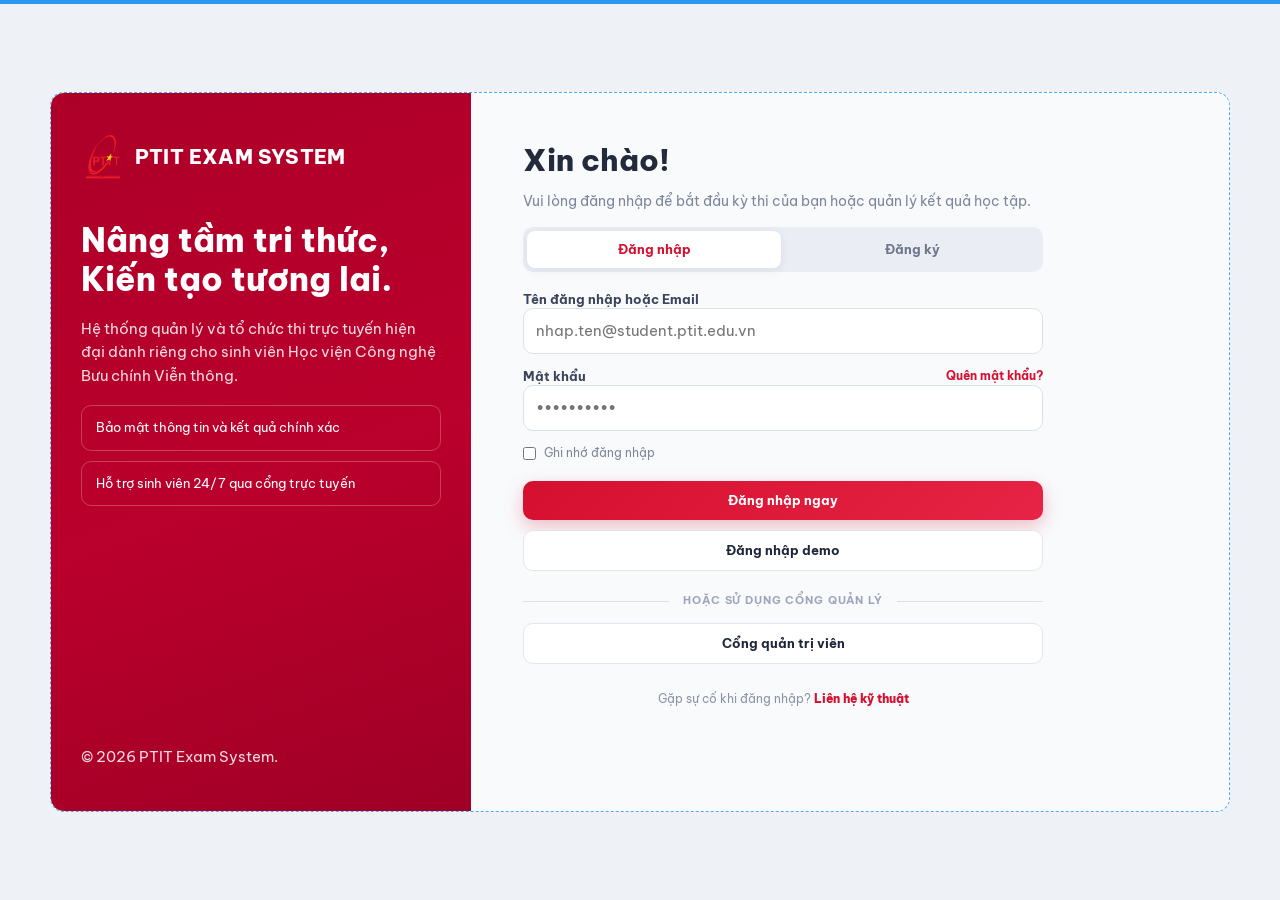
<file: index.html>
<!DOCTYPE html>
<!-- Trang index.html -->

<html lang="vi">
<head>
  <meta charset="UTF-8" />
  <meta name="viewport" content="width=device-width, initial-scale=1.0" />
  <title>PTIT Exam - Đăng nhập</title>
  <link rel="preconnect" href="https://fonts.googleapis.com" />
  <link rel="preconnect" href="https://fonts.gstatic.com" crossorigin />
  <link href="https://fonts.googleapis.com/css2?family=Be+Vietnam+Pro:wght@300;400;500;600;700;800&family=Oswald:wght@500;700&display=swap" rel="stylesheet" />
  <link rel="stylesheet" href="assets/css/base.css" />
  <link rel="stylesheet" href="assets/css/components.css" />
  <link rel="stylesheet" href="assets/css/auth.css" />
</head>
<body class="auth-page student-auth-page">
  <div class="auth-shell">
    <div class="auth-wrap student-auth-wrap">
      <aside class="auth-brand">
        <div class="auth-brand-head">
          <img src="assets/images/ptit.png" alt="PTIT" class="brand-logo" />
          <strong>PTIT EXAM SYSTEM</strong>
        </div>
        <h1>Nâng tầm tri thức,<br />Kiến tạo tương lai.</h1>
        <p>Hệ thống quản lý và tổ chức thi trực tuyến hiện đại dành riêng cho sinh viên Học viện Công nghệ Bưu chính Viễn thông.</p>
        <ul class="auth-brand-list">
          <li>Bảo mật thông tin và kết quả chính xác</li>
          <li>Hỗ trợ sinh viên 24/7 qua cổng trực tuyến</li>
        </ul>
        <p class="auth-brand-copy">© 2026 PTIT Exam System.</p>
      </aside>

      <main class="auth-form">
        <section class="auth-card">
          <h2>Xin chào!</h2>
          <p class="subtitle">Vui lòng đăng nhập để bắt đầu kỳ thi của bạn hoặc quản lý kết quả học tập.</p>

          <nav class="auth-switch" aria-label="Auth switch">
            <a class="active" href="index.html">Đăng nhập</a>
            <a href="register.html">Đăng ký</a>
          </nav>

          <form id="login-form" class="form-grid" novalidate>
            <div class="field" id="field-login-user">
              <label class="form-label" for="login-user">Tên đăng nhập hoặc Email</label>
              <input class="form-control" id="login-user" type="text" placeholder="nhap.ten@student.ptit.edu.vn" />
              <div class="form-error">Vui lòng nhập tên đăng nhập.</div>
            </div>
            <div class="field" id="field-login-pass">
              <div class="field-head">
                <label class="form-label" for="login-pass">Mật khẩu</label>
                <a class="field-link" href="#">Quên mật khẩu?</a>
              </div>
              <input class="form-control" id="login-pass" type="password" placeholder="••••••••••" />
              <div class="form-error">Vui lòng nhập mật khẩu.</div>
            </div>
            <label class="remember-row">
              <input type="checkbox" />
              <span>Ghi nhớ đăng nhập</span>
            </label>
            <div class="auth-rows">
              <button class="btn btn-primary btn-full" type="submit">Đăng nhập ngay</button>
              <button class="btn btn-outline btn-full" id="btn-demo-student" type="button">Đăng nhập demo</button>
            </div>
          </form>

          <div class="auth-divider">HOẶC SỬ DỤNG CỔNG QUẢN LÝ</div>
          <a class="btn btn-outline btn-full admin-portal-btn" href="admin/login.html">Cổng quản trị viên</a>

          <p class="auth-help">
            Gặp sự cố khi đăng nhập? <a href="#">Liên hệ kỹ thuật</a>
          </p>
        </section>
      </main>
    </div>
  </div>

  <script type="module" src="assets/js/pages/login-page.js"></script>
</body>
</html>
</file>
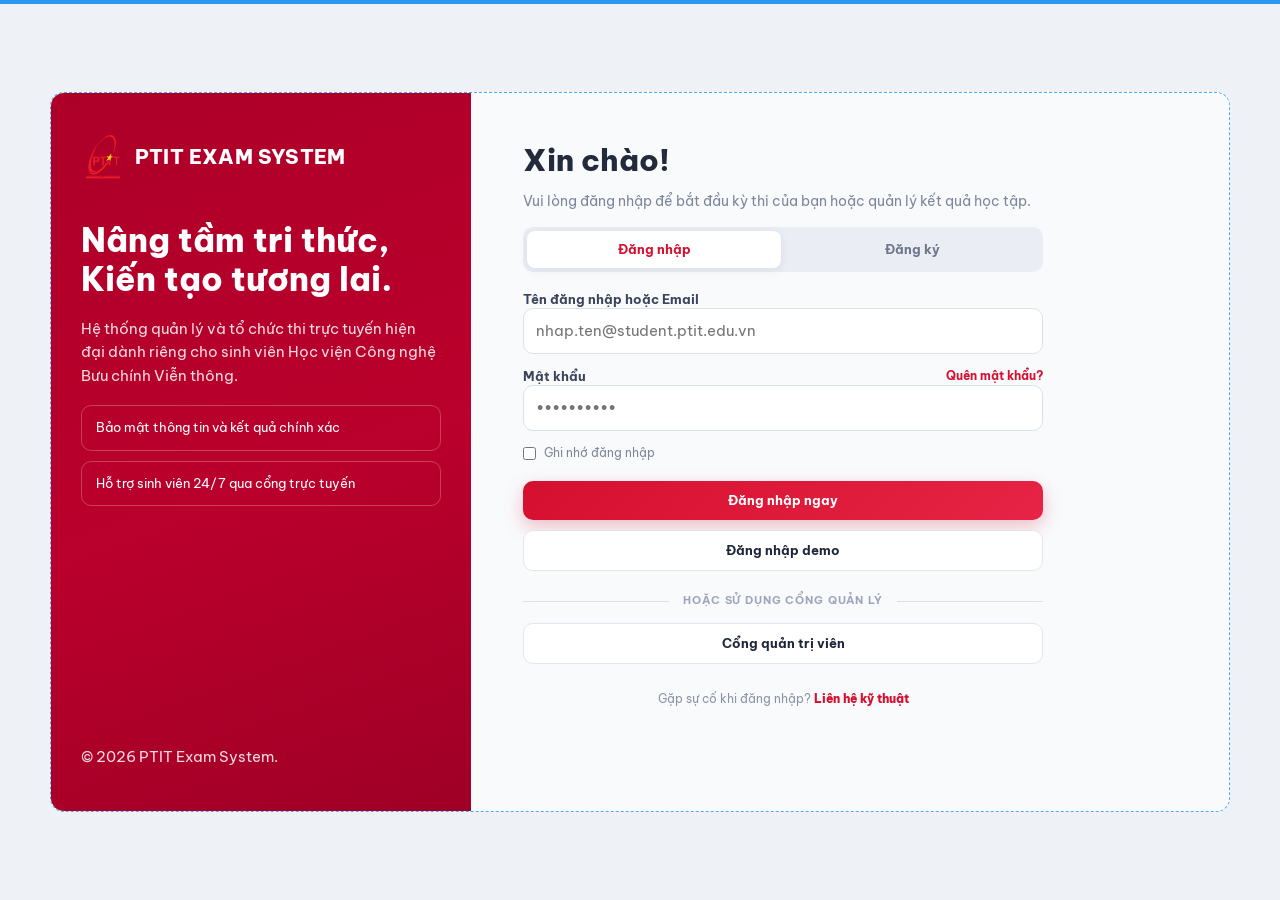
<file: exam.html>
<!DOCTYPE html>
<!-- Trang exam.html -->

<html lang="vi">
<head>
  <meta charset="UTF-8" />
  <meta name="viewport" content="width=device-width, initial-scale=1.0" />
  <title>PTIT Exam - Làm bài thi</title>
  <link rel="preconnect" href="https://fonts.googleapis.com" />
  <link rel="preconnect" href="https://fonts.gstatic.com" crossorigin />
  <link href="https://fonts.googleapis.com/css2?family=Be+Vietnam+Pro:wght@300;400;500;600;700;800&family=Oswald:wght@500;700&display=swap" rel="stylesheet" />
  <link rel="stylesheet" href="assets/css/base.css" />
  <link rel="stylesheet" href="assets/css/components.css" />
  <link rel="stylesheet" href="assets/css/exam.css" />
</head>
<body>
  <header class="topbar">
    <div class="logo-row">
      <img src="assets/images/ptit.png" alt="PTIT" />
      <strong id="exam-page-title">Bài thi</strong>
    </div>
    <div style="display: flex; gap: 8px; align-items: center;">
      <div id="timer-chip" class="timer-chip">00:00</div>
      <a class="btn btn-outline btn-sm" href="home.html" style="background: transparent; color: #fff; border-color: rgba(255,255,255,.4);">Thoát</a>
    </div>
  </header>

  <main class="main-area container">
    <div class="exam-layout">
      <section class="exam-panel">
        <div class="exam-header">
          <div class="exam-title" id="exam-title">Tên bài thi</div>
          <p class="exam-subtitle" id="exam-subject">Môn học</p>
        </div>

        <div id="question-area"></div>

        <div style="display: flex; gap: 10px; margin-top: 20px; flex-wrap: wrap;">
          <button class="btn btn-outline" id="btn-prev" type="button">Câu trước</button>
          <button class="btn btn-navy" id="btn-next" type="button">Câu sau</button>
          <button class="btn btn-primary" id="btn-submit" type="button" style="margin-left: auto;">Nộp bài</button>
        </div>
      </section>

      <aside class="exam-sidebar">
        <section class="card">
          <div class="card-body">
            <h3 style="font-size: .9rem; color: var(--ptit-navy); margin-bottom: 8px;">Tiến độ làm bài</h3>
            <div class="progress"><div id="progress-bar" class="progress-bar"></div></div>
            <p id="progress-text" style="font-size: .78rem; color: var(--text-muted); margin-top: 6px;">0 / 0 câu</p>
          </div>
        </section>
        <section class="card">
          <div class="card-body">
            <h3 style="font-size: .9rem; color: var(--ptit-navy); margin-bottom: 10px;">Danh sách câu hỏi</h3>
            <div id="q-nav-grid" class="q-nav-grid"></div>
          </div>
        </section>
      </aside>
    </div>
  </main>

  <script type="module" src="assets/js/pages/exam-page.js"></script>
</body>
</html>
</file>
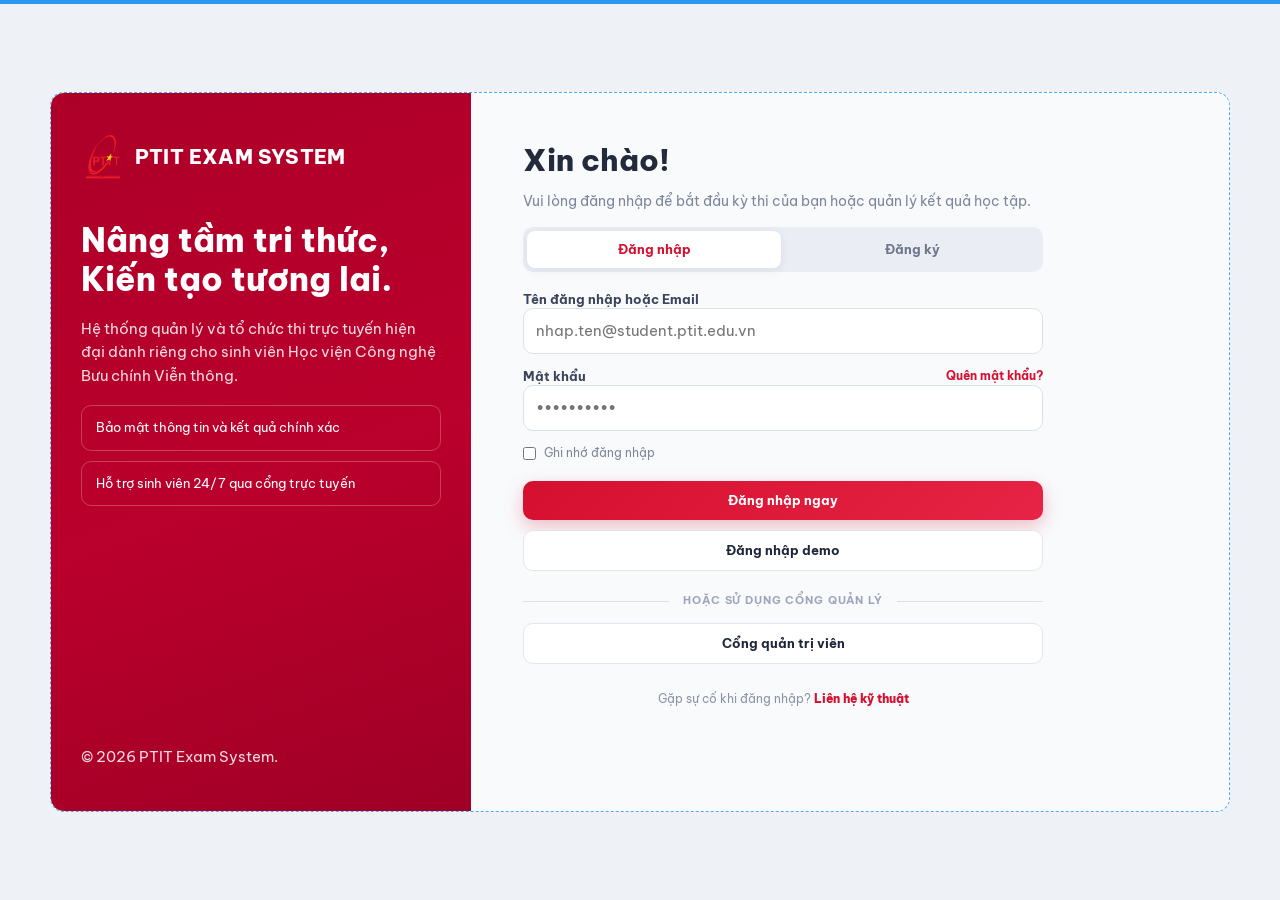
<file: home.html>
<!DOCTYPE html>
<!-- Trang home.html -->

<html lang="vi">
<head>
  <meta charset="UTF-8" />
  <meta name="viewport" content="width=device-width, initial-scale=1.0" />
  <title>PTIT Exam - Trang chủ</title>
  <link rel="preconnect" href="https://fonts.googleapis.com" />
  <link rel="preconnect" href="https://fonts.gstatic.com" crossorigin />
  <link href="https://fonts.googleapis.com/css2?family=Be+Vietnam+Pro:wght@300;400;500;600;700;800&family=Oswald:wght@500;700&display=swap" rel="stylesheet" />
  <link rel="stylesheet" href="assets/css/base.css" />
  <link rel="stylesheet" href="assets/css/components.css" />
  <link rel="stylesheet" href="assets/css/home.css" />
</head>
<body>
  <header class="topbar topbar-portal">
    <div class="logo-row">
      <img src="assets/images/ptit.png" alt="PTIT" />
      <strong>PTIT Exam System</strong>
    </div>
    <div class="topbar-right">
      <button class="icon-btn" type="button" aria-label="Thông báo">!</button>
      <div class="user-chip user-chip-portal">
        <div class="user-meta">
          <strong id="user-name">Sinh viên</strong>
          <span id="user-msv">BxxDCCNxxx</span>
        </div>
        <span class="user-avatar" id="user-avatar">SV</span>
      </div>
      <button class="btn btn-outline btn-sm" id="btn-logout" type="button">Đăng xuất</button>
    </div>
  </header>

  <main class="main-area container home-main">
    <section class="hero-banner" id="featured-exam"></section>

    <section class="summary-grid" id="my-summary"></section>

    <section class="exam-toolbar">
      <div class="type-tabs" id="type-tabs">
        <button type="button" class="tab-btn active" data-type="">Tất cả</button>
        <button type="button" class="tab-btn" data-type="Luyện tập">Luyện tập</button>
        <button type="button" class="tab-btn" data-type="Giữa kỳ">Giữa kỳ</button>
        <button type="button" class="tab-btn" data-type="Cuối kỳ">Cuối kỳ</button>
      </div>
      <div class="toolbar-right">
        <div class="search-wrap">
          <input class="form-control" id="exam-search" type="text" placeholder="Tìm kiếm kỳ thi, môn học..." />
        </div>
        <select class="form-control" id="exam-filter">
          <option value="">Tất cả loại</option>
          <option value="Luyện tập">Luyện tập</option>
          <option value="Giữa kỳ">Giữa kỳ</option>
          <option value="Cuối kỳ">Cuối kỳ</option>
        </select>
        <select class="form-control" id="status-filter">
          <option value="">Tất cả trạng thái</option>
          <option value="free">Tự do</option>
          <option value="scheduled">Có lịch</option>
          <option value="active">Đang mở</option>
          <option value="closed">Đã đóng</option>
        </select>
      </div>
    </section>

    <section class="section-head">
      <h1 class="page-title">Danh sách kỳ thi</h1>
    </section>

    <section id="exams-grid" class="exams-grid"></section>

    <nav class="pagination-row" aria-label="Phân trang">
      <button type="button" class="page-btn">&lt;</button>
      <button type="button" class="page-btn active">1</button>
      <button type="button" class="page-btn">2</button>
      <button type="button" class="page-btn">3</button>
      <button type="button" class="page-btn">...</button>
      <button type="button" class="page-btn">10</button>
      <button type="button" class="page-btn">&gt;</button>
    </nav>

    <section class="home-bottom-grid">
      <article class="helper-card">
        <h3>Mẹo làm bài thi hiệu quả</h3>
        <ul>
          <li>Kiểm tra đề và ước lượng thời gian ngay khi bắt đầu.</li>
          <li>Phân bổ thời gian hợp lý, không nên dành quá 2 phút cho một câu.</li>
          <li>Đọc kỹ yêu cầu đề bài và kiểm tra câu trả lời trước khi nộp.</li>
        </ul>
        <a href="#">Xem hướng dẫn chi tiết</a>
      </article>
      <div class="mini-cards">
        <article class="mini-card">
          <h4>Lịch thi</h4>
          <p>Xem lịch cá nhân để theo dõi trong học kỳ của bạn.</p>
        </article>
        <article class="mini-card">
          <h4>Tài liệu</h4>
          <p>Ôn tập với kho tài liệu chính thống từ giảng viên.</p>
        </article>
      </div>
    </section>
  </main>

  <footer class="site-footer">
    <div class="container footer-grid">
      <section>
        <h3>PTIT Exam System</h3>
        <p>Học viện Công nghệ Bưu chính Viễn thông. Hệ thống quản lý thi trắc nghiệm trực tuyến chuyên nghiệp cho sinh viên.</p>
      </section>
      <section>
        <h4>QUICK LINKS</h4>
        <a href="home.html">Trang chủ</a>
        <a href="results.html">Danh sách kỳ thi</a>
        <a href="results.html">Kết quả học tập</a>
      </section>
      <section>
        <h4>HỖ TRỢ</h4>
        <a href="#">Trung tâm hỗ trợ</a>
        <a href="#">Liên hệ kỹ thuật</a>
        <a href="#">Chính sách bảo mật</a>
      </section>
    </div>
    <div class="footer-copy">© 2026 PTIT Exam System. All rights reserved.</div>
  </footer>

  <script type="module" src="assets/js/pages/home-page.js"></script>
</body>
</html>
</file>
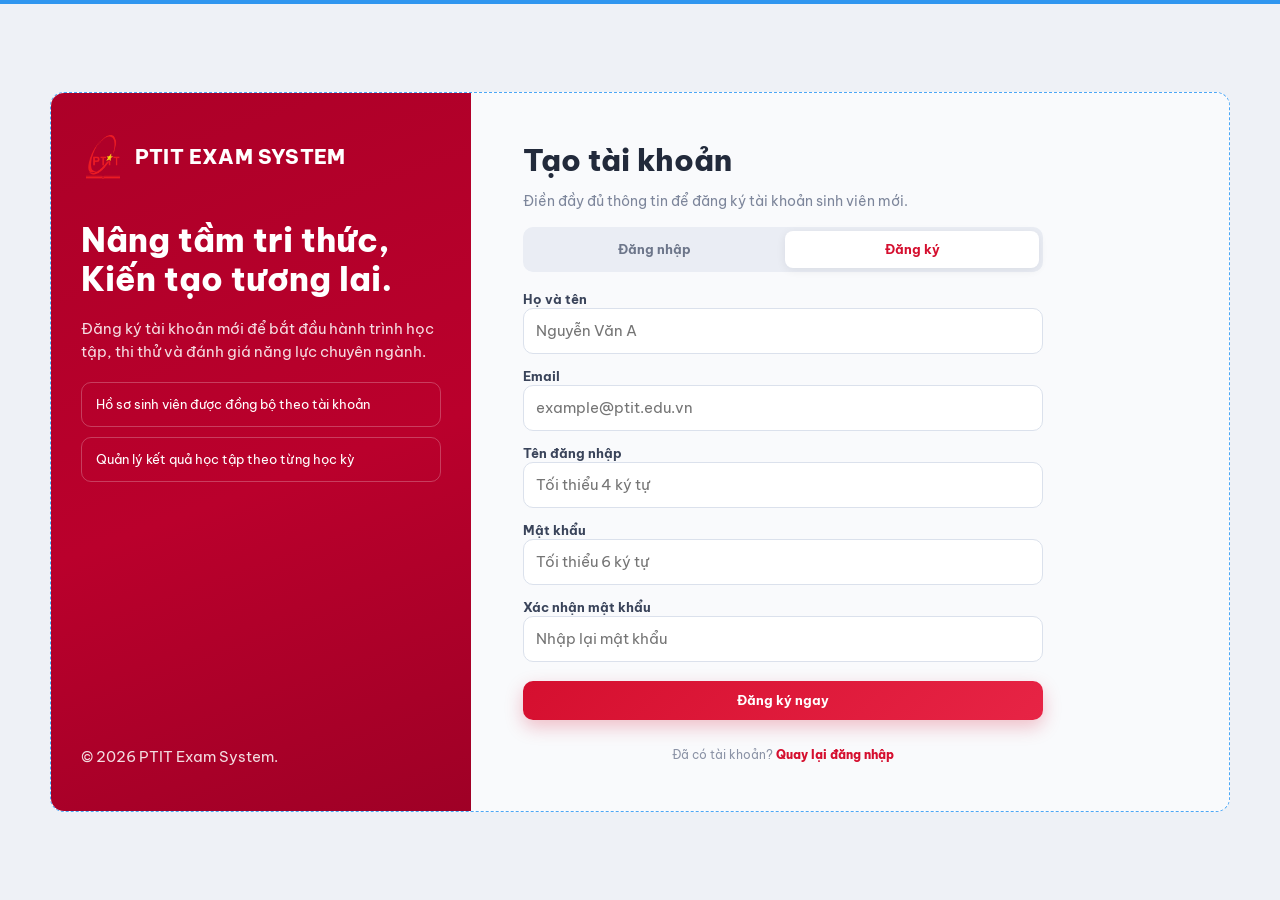
<file: register.html>
<!DOCTYPE html>
<!-- Trang register.html -->

<html lang="vi">
<head>
  <meta charset="UTF-8" />
  <meta name="viewport" content="width=device-width, initial-scale=1.0" />
  <title>PTIT Exam - Đăng ký</title>
  <link rel="preconnect" href="https://fonts.googleapis.com" />
  <link rel="preconnect" href="https://fonts.gstatic.com" crossorigin />
  <link href="https://fonts.googleapis.com/css2?family=Be+Vietnam+Pro:wght@300;400;500;600;700;800&family=Oswald:wght@500;700&display=swap" rel="stylesheet" />
  <link rel="stylesheet" href="assets/css/base.css" />
  <link rel="stylesheet" href="assets/css/components.css" />
  <link rel="stylesheet" href="assets/css/auth.css" />
</head>
<body class="auth-page student-auth-page">
  <div class="auth-shell">
    <div class="auth-wrap student-auth-wrap">
      <aside class="auth-brand">
        <div class="auth-brand-head">
          <img src="assets/images/ptit.png" alt="PTIT" class="brand-logo" />
          <strong>PTIT EXAM SYSTEM</strong>
        </div>
        <h1>Nâng tầm tri thức,<br />Kiến tạo tương lai.</h1>
        <p>Đăng ký tài khoản mới để bắt đầu hành trình học tập, thi thử và đánh giá năng lực chuyên ngành.</p>
        <ul class="auth-brand-list">
          <li>Hồ sơ sinh viên được đồng bộ theo tài khoản</li>
          <li>Quản lý kết quả học tập theo từng học kỳ</li>
        </ul>
        <p class="auth-brand-copy">© 2026 PTIT Exam System.</p>
      </aside>

      <main class="auth-form">
        <section class="auth-card">
          <h2>Tạo tài khoản</h2>
          <p class="subtitle">Điền đầy đủ thông tin để đăng ký tài khoản sinh viên mới.</p>

          <nav class="auth-switch" aria-label="Auth switch">
            <a href="index.html">Đăng nhập</a>
            <a class="active" href="register.html">Đăng ký</a>
          </nav>

          <form id="register-form" class="form-grid" novalidate>
            <div class="field" id="field-reg-name">
              <label class="form-label" for="reg-name">Họ và tên</label>
              <input class="form-control" id="reg-name" type="text" placeholder="Nguyễn Văn A" />
              <div class="form-error">Tên phải có ít nhất 2 ký tự.</div>
            </div>
            <div class="field" id="field-reg-email">
              <label class="form-label" for="reg-email">Email</label>
              <input class="form-control" id="reg-email" type="email" placeholder="example@ptit.edu.vn" />
              <div class="form-error">Email không hợp lệ.</div>
            </div>
            <div class="field" id="field-reg-user">
              <label class="form-label" for="reg-user">Tên đăng nhập</label>
              <input class="form-control" id="reg-user" type="text" placeholder="Tối thiểu 4 ký tự" />
              <div class="form-error">Tên đăng nhập tối thiểu 4 ký tự.</div>
            </div>
            <div class="field" id="field-reg-pass">
              <label class="form-label" for="reg-pass">Mật khẩu</label>
              <input class="form-control" id="reg-pass" type="password" placeholder="Tối thiểu 6 ký tự" />
              <div class="form-error">Mật khẩu tối thiểu 6 ký tự.</div>
            </div>
            <div class="field" id="field-reg-cpass">
              <label class="form-label" for="reg-cpass">Xác nhận mật khẩu</label>
              <input class="form-control" id="reg-cpass" type="password" placeholder="Nhập lại mật khẩu" />
              <div class="form-error">Mật khẩu xác nhận chưa khớp.</div>
            </div>
            <div class="auth-rows">
              <button class="btn btn-primary btn-full" type="submit">Đăng ký ngay</button>
            </div>
          </form>

          <p class="auth-help">Đã có tài khoản? <a href="index.html">Quay lại đăng nhập</a></p>
        </section>
      </main>
    </div>
  </div>

  <script type="module" src="assets/js/pages/register-page.js"></script>
</body>
</html>
</file>
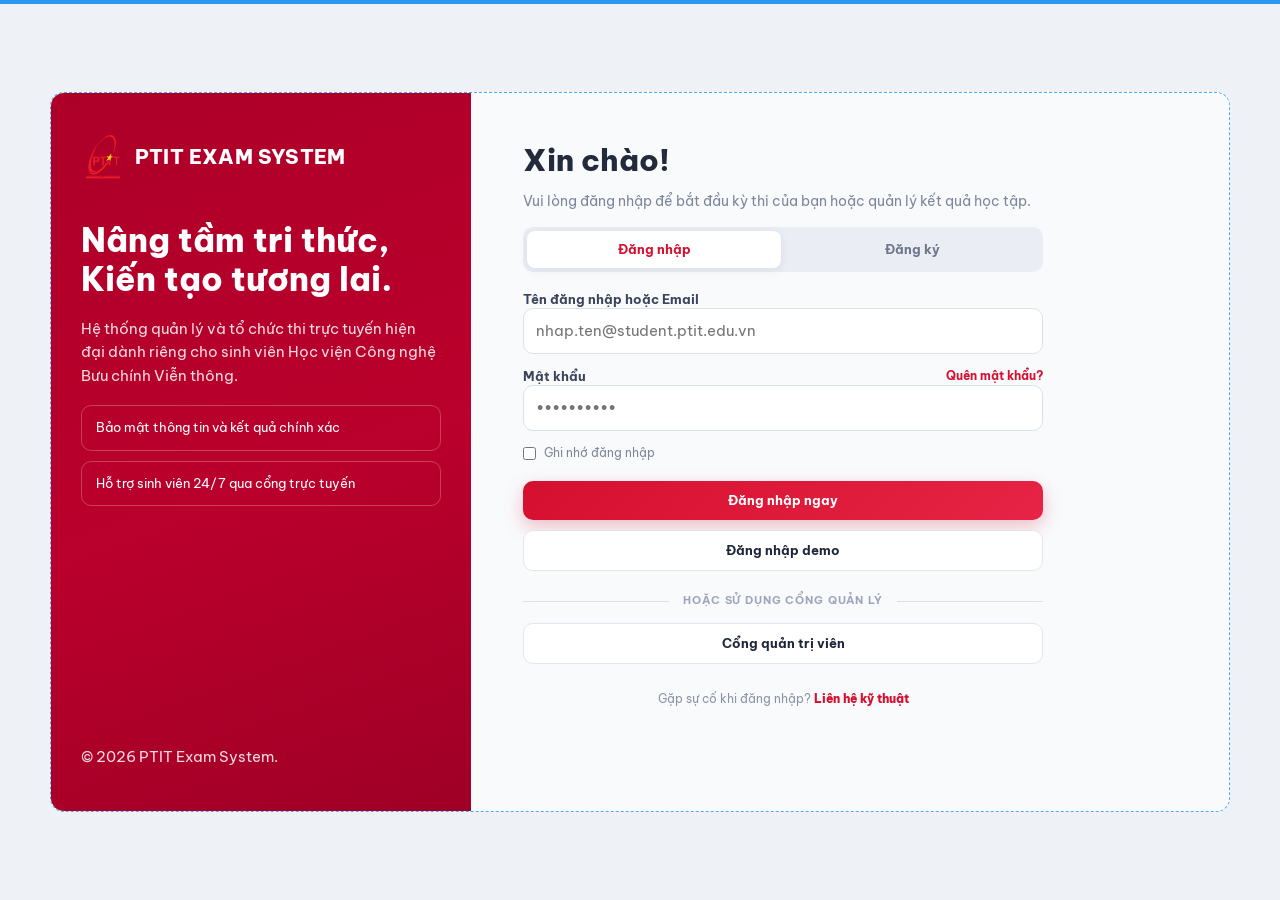
<file: results.html>
<!DOCTYPE html>
<!-- Trang results.html -->

<html lang="vi">
<head>
  <meta charset="UTF-8" />
  <meta name="viewport" content="width=device-width, initial-scale=1.0" />
  <title>PTIT Exam - Kết quả</title>
  <link rel="preconnect" href="https://fonts.googleapis.com" />
  <link rel="preconnect" href="https://fonts.gstatic.com" crossorigin />
  <link href="https://fonts.googleapis.com/css2?family=Be+Vietnam+Pro:wght@300;400;500;600;700;800&family=Oswald:wght@500;700&display=swap" rel="stylesheet" />
  <link rel="stylesheet" href="assets/css/base.css" />
  <link rel="stylesheet" href="assets/css/components.css" />
  <link rel="stylesheet" href="assets/css/results.css" />
</head>
<body>
  <header class="topbar">
    <div class="logo-row">
      <img src="assets/images/ptit.png" alt="PTIT" />
      <strong>KẾT QUẢ THI</strong>
    </div>
    <div style="display:flex; gap:8px; align-items:center;">
      <a class="btn btn-outline btn-sm" href="home.html" style="color:#fff; border-color: rgba(255,255,255,.45);">Về trang chủ</a>
      <button class="btn btn-ghost btn-sm" id="btn-logout" type="button" style="color:#fff;">Đăng xuất</button>
    </div>
  </header>

  <main class="main-area container">
    <section class="result-hero" id="result-hero">
      <div class="score-circle">
        <strong id="result-score">0.0</strong>
        <span id="result-score-total">/10</span>
      </div>
      <h2 id="result-title" style="font-size: 1.35rem; font-weight: 800;">Kết quả bài thi</h2>
      <p id="result-subtitle" style="margin-top: 5px; opacity: .9;"></p>
    </section>

    <section class="result-stats" id="result-stats"></section>

    <section class="card" style="margin-bottom: 18px;">
      <div class="card-head">
        <h3>Chi tiết câu trả lời</h3>
      </div>
      <div class="card-body" id="review-area"></div>
    </section>

    <section class="card">
      <div class="card-head">
        <h3>Lịch sử bài thi của bạn</h3>
      </div>
      <div class="card-body" style="padding:0;">
        <div class="table-wrap">
          <table>
            <thead>
              <tr>
                <th>Bài thi</th>
                <th>Loại</th>
                <th>Điểm</th>
                <th>Câu đúng</th>
                <th>Thời gian</th>
                <th>Ngày thi</th>
                <th></th>
              </tr>
            </thead>
            <tbody id="history-tbody"></tbody>
          </table>
        </div>
      </div>
    </section>
  </main>

  <script type="module" src="assets/js/pages/results-page.js"></script>
</body>
</html>
</file>
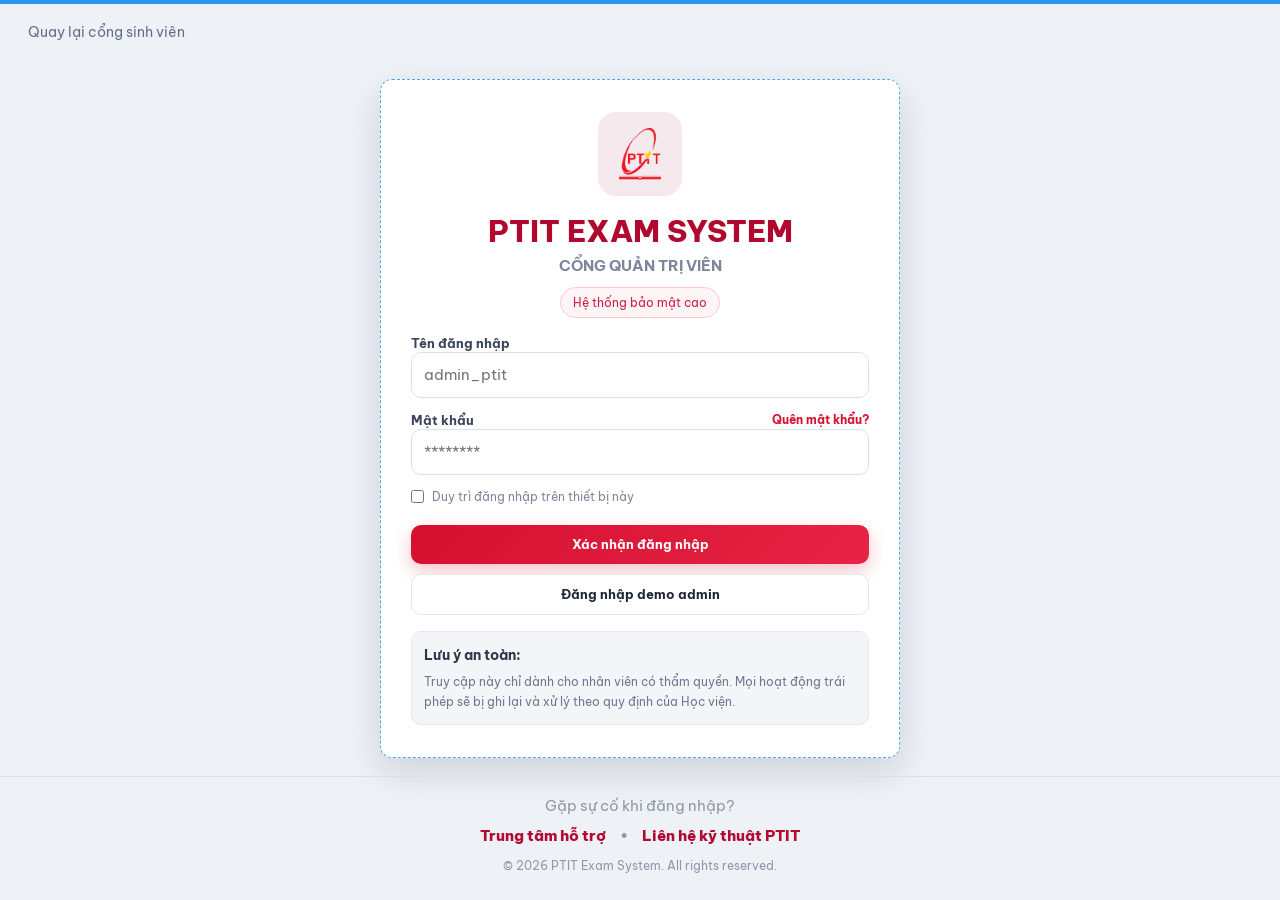
<file: admin/exam-edit.html>
<!DOCTYPE html>
<!-- Trang exam-edit.html -->

<html lang="vi">
<head>
  <meta charset="UTF-8" />
  <meta name="viewport" content="width=device-width, initial-scale=1.0" />
  <title>PTIT Admin - Exam Editor</title>
  <link rel="preconnect" href="https://fonts.googleapis.com" />
  <link rel="preconnect" href="https://fonts.gstatic.com" crossorigin />
  <link href="https://fonts.googleapis.com/css2?family=Be+Vietnam+Pro:wght@300;400;500;600;700;800&family=Oswald:wght@500;700&display=swap" rel="stylesheet" />
  <link rel="stylesheet" href="../assets/css/base.css" />
  <link rel="stylesheet" href="../assets/css/components.css" />
  <link rel="stylesheet" href="../assets/css/admin/admin-base.css" />
  <link rel="stylesheet" href="../assets/css/admin/exam-edit.css" />
</head>
<body>
  <div class="admin-shell">
    <aside class="admin-sidebar">
      <div class="admin-brand">
        <img src="../assets/images/ptit.png" alt="PTIT" />
        <div><strong>PTIT ADMIN</strong><small>Exam Management</small></div>
      </div>
      <nav class="admin-nav">
        <a href="dashboard.html">Dashboard</a>
        <a href="exams.html">Quản lý kỳ thi</a>
        <a class="active" href="exam-edit.html">Tạo / sửa kỳ thi</a>
        <a href="users.html">Quản lý sinh viên</a>
        <a href="statistics.html">Thống kê</a>
        <a href="student-results.html">KQ theo sinh viên</a>
      </nav>
    </aside>

    <main class="admin-main">
      <header class="admin-topbar">
        <h1 id="editor-title">Tạo kỳ thi mới</h1>
        <div style="display:flex; gap:8px;">
          <a class="btn btn-outline btn-sm" href="exams.html">Về danh sách</a>
          <button class="btn btn-outline btn-sm" id="btn-admin-logout" type="button">Đăng xuất</button>
        </div>
      </header>

      <div class="admin-body">
        <section class="card">
          <div class="card-head"><h3>Thông tin kỳ thi</h3></div>
          <div class="card-body">
            <div class="form-grid-2">
              <div class="field"><label class="form-label" for="ef-name">Tên kỳ thi *</label><input class="form-control" id="ef-name" /></div>
              <div class="field"><label class="form-label" for="ef-subject">Môn học *</label><input class="form-control" id="ef-subject" /></div>
              <div class="field"><label class="form-label" for="ef-type">Loại kỳ thi</label><select class="form-control" id="ef-type"><option>Luyện tập</option><option>Giữa kỳ</option><option>Cuối kỳ</option></select></div>
              <div class="field"><label class="form-label" for="ef-duration">Thời gian (phút) *</label><input class="form-control" id="ef-duration" type="number" min="1" /></div>
              <div class="field"><label class="form-label" for="ef-status">Trạng thái</label><select class="form-control" id="ef-status"><option value="free">Tự do</option><option value="scheduled">Có lịch</option><option value="active">Đang mở</option><option value="closed">Đã đóng</option></select></div>
              <div class="field"><label class="form-label" for="ef-desc">Mô tả</label><textarea class="form-control" id="ef-desc" rows="3"></textarea></div>
            </div>
          </div>
        </section>

        <section class="card">
          <div class="card-head">
            <h3>Danh sách câu hỏi (<span id="q-count">0</span>)</h3>
            <div style="display:flex; gap:8px;">
              <button class="btn btn-outline btn-sm" id="btn-import" type="button">Import mẫu</button>
              <button class="btn btn-navy btn-sm" id="btn-add-q" type="button">+ Thêm câu</button>
            </div>
          </div>
          <div class="card-body">
            <div id="q-editor-list"></div>
            <div style="margin-top: 14px; display:flex; gap:8px;">
              <button class="btn btn-primary" id="btn-save-exam" type="button">Lưu kỳ thi</button>
              <a class="btn btn-outline" href="exams.html">Hủy</a>
            </div>
          </div>
        </section>
      </div>
    </main>
  </div>

  <script type="module" src="../assets/js/admin/exam-edit-page.js"></script>
</body>
</html>
</file>
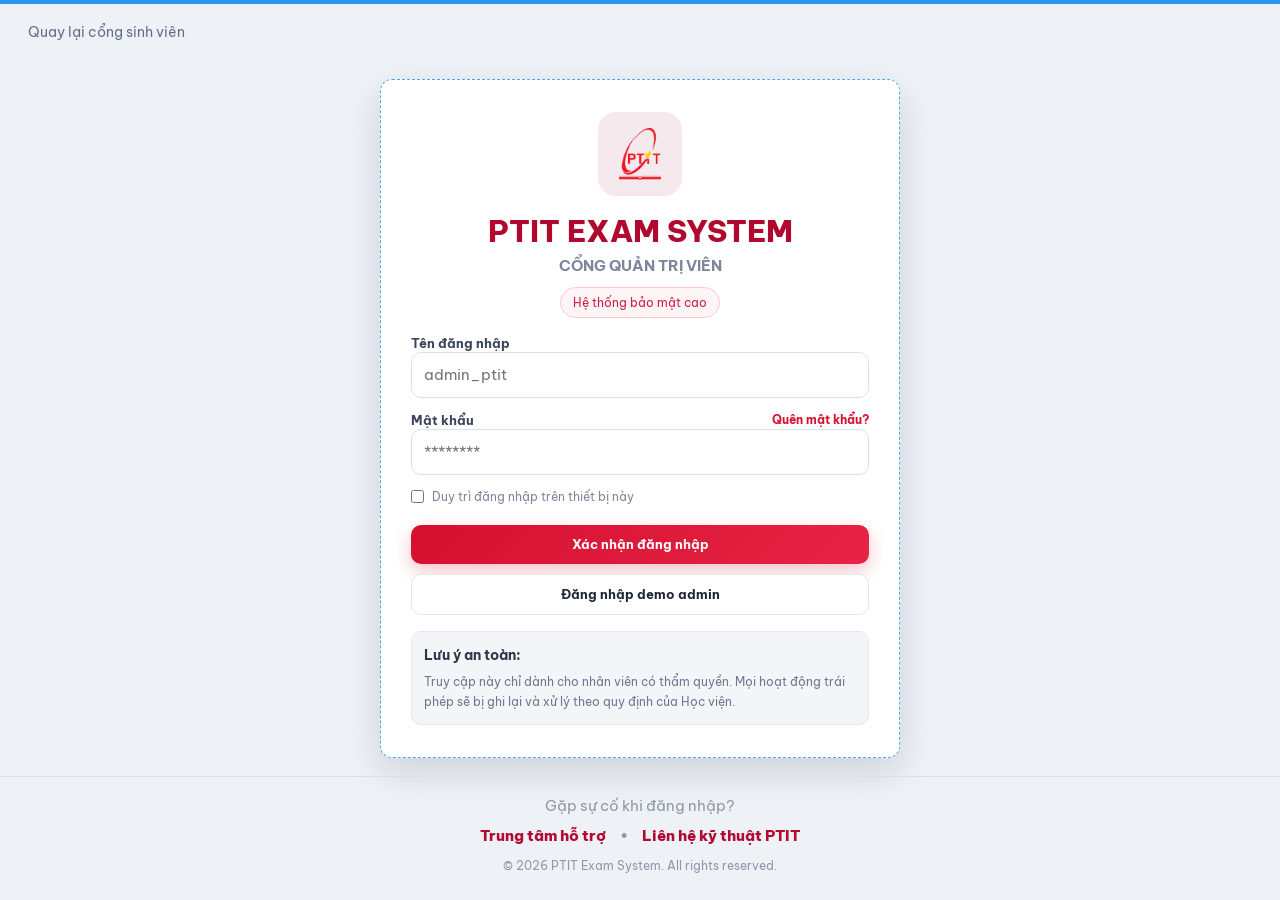
<file: admin/exams.html>
<!DOCTYPE html>
<!-- Trang exams.html -->

<html lang="vi">
<head>
  <meta charset="UTF-8" />
  <meta name="viewport" content="width=device-width, initial-scale=1.0" />
  <title>PTIT Admin - Exams</title>
  <link rel="preconnect" href="https://fonts.googleapis.com" />
  <link rel="preconnect" href="https://fonts.gstatic.com" crossorigin />
  <link href="https://fonts.googleapis.com/css2?family=Be+Vietnam+Pro:wght@300;400;500;600;700;800&family=Oswald:wght@500;700&display=swap" rel="stylesheet" />
  <link rel="stylesheet" href="../assets/css/base.css" />
  <link rel="stylesheet" href="../assets/css/components.css" />
  <link rel="stylesheet" href="../assets/css/admin/admin-base.css" />
</head>
<body>
  <div class="admin-shell">
    <aside class="admin-sidebar">
      <div class="admin-brand">
        <img src="../assets/images/ptit.png" alt="PTIT" />
        <div><strong>PTIT ADMIN</strong><small>Exam Management</small></div>
      </div>
      <nav class="admin-nav">
        <a href="dashboard.html">Dashboard</a>
        <a class="active" href="exams.html">Quản lý kỳ thi</a>
        <a href="exam-edit.html">Tạo / sửa kỳ thi</a>
        <a href="users.html">Quản lý sinh viên</a>
        <a href="statistics.html">Thống kê</a>
        <a href="student-results.html">KQ theo sinh viên</a>
      </nav>
    </aside>

    <main class="admin-main">
      <header class="admin-topbar">
        <h1>Quản lý kỳ thi</h1>
        <div style="display:flex; gap:8px;">
          <a class="btn btn-primary btn-sm" href="exam-edit.html">+ Thêm kỳ thi</a>
          <button class="btn btn-outline btn-sm" id="btn-admin-logout" type="button">Đăng xuất</button>
        </div>
      </header>

      <div class="admin-body">
        <section class="card">
          <div class="card-head">
            <h3>Danh sách kỳ thi</h3>
            <input class="form-control" id="exam-search" style="width: 240px;" placeholder="Tìm theo tên hoặc môn học..." />
          </div>
          <div class="card-body" style="padding:0;">
            <div class="table-wrap">
              <table>
                <thead>
                  <tr>
                    <th>Tên kỳ thi</th>
                    <th>Môn học</th>
                    <th>Loại</th>
                    <th>Số câu</th>
                    <th>Thời gian</th>
                    <th>Trạng thái</th>
                    <th>Lượt thi</th>
                    <th>Thao tác</th>
                  </tr>
                </thead>
                <tbody id="exams-tbody"></tbody>
              </table>
            </div>
          </div>
        </section>
      </div>
    </main>
  </div>

  <script type="module" src="../assets/js/admin/exams-page.js"></script>
</body>
</html>
</file>
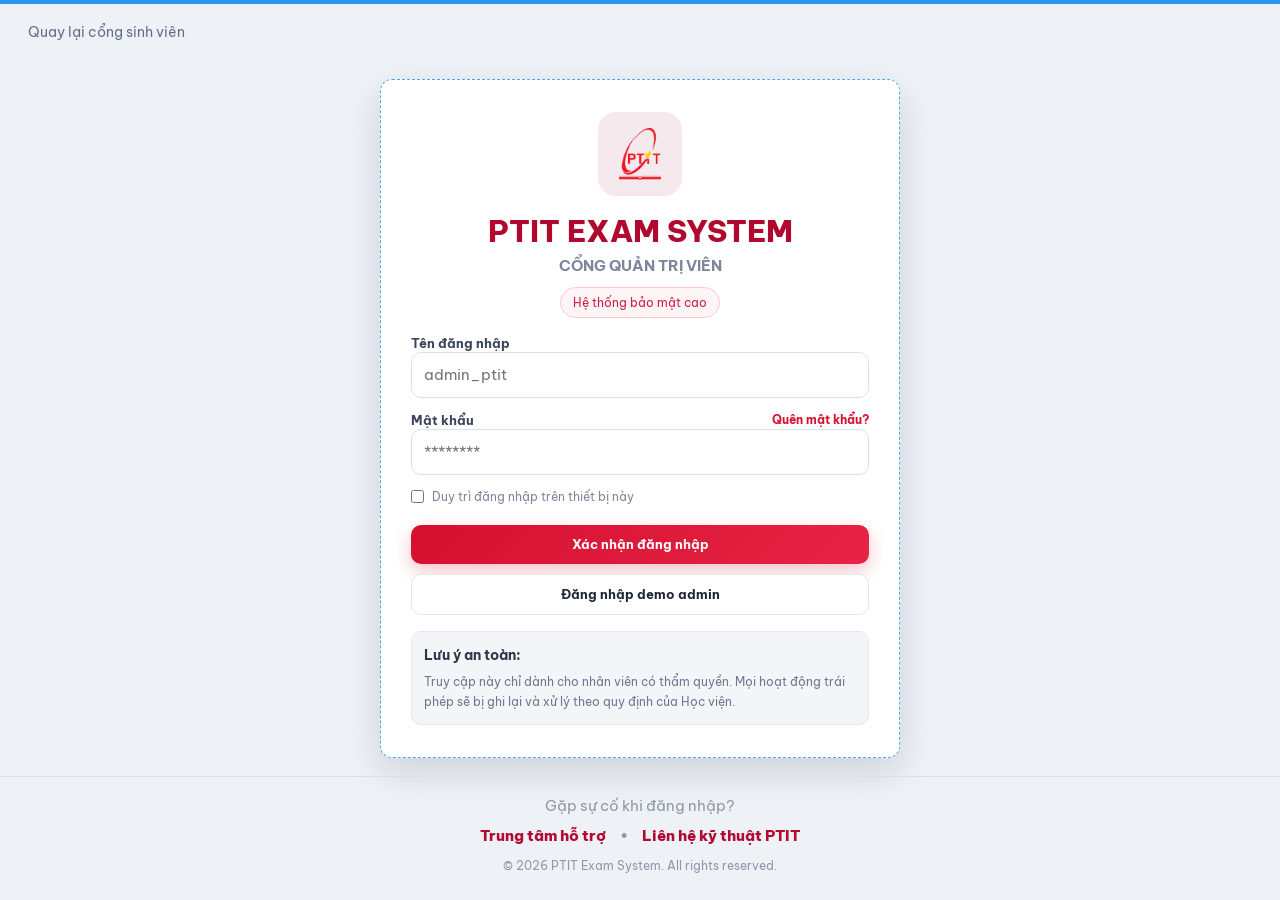
<file: admin/login.html>
<!DOCTYPE html>
<!-- Trang login.html -->

<html lang="vi">
<head>
  <meta charset="UTF-8" />
  <meta name="viewport" content="width=device-width, initial-scale=1.0" />
  <title>PTIT Admin - Đăng nhập</title>
  <link rel="preconnect" href="https://fonts.googleapis.com" />
  <link rel="preconnect" href="https://fonts.gstatic.com" crossorigin />
  <link href="https://fonts.googleapis.com/css2?family=Be+Vietnam+Pro:wght@300;400;500;600;700;800&family=Oswald:wght@500;700&display=swap" rel="stylesheet" />
  <link rel="stylesheet" href="../assets/css/base.css" />
  <link rel="stylesheet" href="../assets/css/components.css" />
  <link rel="stylesheet" href="../assets/css/auth.css" />
</head>
<body class="auth-page admin-auth-page">
  <div class="admin-shell">
    <a class="admin-back-link" href="../index.html">Quay lại cổng sinh viên</a>

    <main class="admin-auth-main">
      <section class="auth-card admin-auth-card">
        <div class="admin-brand-icon">
          <img src="../assets/images/ptit.png" alt="PTIT" class="brand-logo" />
        </div>
        <h1>PTIT EXAM SYSTEM</h1>
        <p class="admin-subtitle">CỔNG QUẢN TRỊ VIÊN</p>
        <p class="admin-security">Hệ thống bảo mật cao</p>

        <form id="admin-login-form" class="form-grid" novalidate>
          <div class="field" id="field-admin-user">
            <label class="form-label" for="admin-user">Tên đăng nhập</label>
            <input class="form-control" id="admin-user" type="text" placeholder="admin_ptit" />
            <div class="form-error">Vui lòng nhập tài khoản.</div>
          </div>
          <div class="field" id="field-admin-pass">
            <div class="field-head">
              <label class="form-label" for="admin-pass">Mật khẩu</label>
              <a class="field-link" href="#">Quên mật khẩu?</a>
            </div>
            <input class="form-control" id="admin-pass" type="password" placeholder="********" />
            <div class="form-error">Vui lòng nhập mật khẩu.</div>
          </div>
          <label class="remember-row">
            <input type="checkbox" />
            <span>Duy trì đăng nhập trên thiết bị này</span>
          </label>
          <div class="auth-rows">
            <button class="btn btn-primary btn-full" type="submit">Xác nhận đăng nhập</button>
            <button class="btn btn-outline btn-full" id="btn-admin-demo" type="button">Đăng nhập demo admin</button>
          </div>
        </form>

        <section class="admin-alert">
          <strong>Lưu ý an toàn:</strong>
          <p>Truy cập này chỉ dành cho nhân viên có thẩm quyền. Mọi hoạt động trái phép sẽ bị ghi lại và xử lý theo quy định của Học viện.</p>
        </section>
      </section>
    </main>

    <footer class="admin-auth-footer">
      <p>Gặp sự cố khi đăng nhập?</p>
      <div>
        <a href="#">Trung tâm hỗ trợ</a>
        <span>•</span>
        <a href="#">Liên hệ kỹ thuật PTIT</a>
      </div>
      <small>© 2026 PTIT Exam System. All rights reserved.</small>
    </footer>
  </div>

  <script type="module" src="../assets/js/admin/admin-login-page.js"></script>
</body>
</html>
</file>
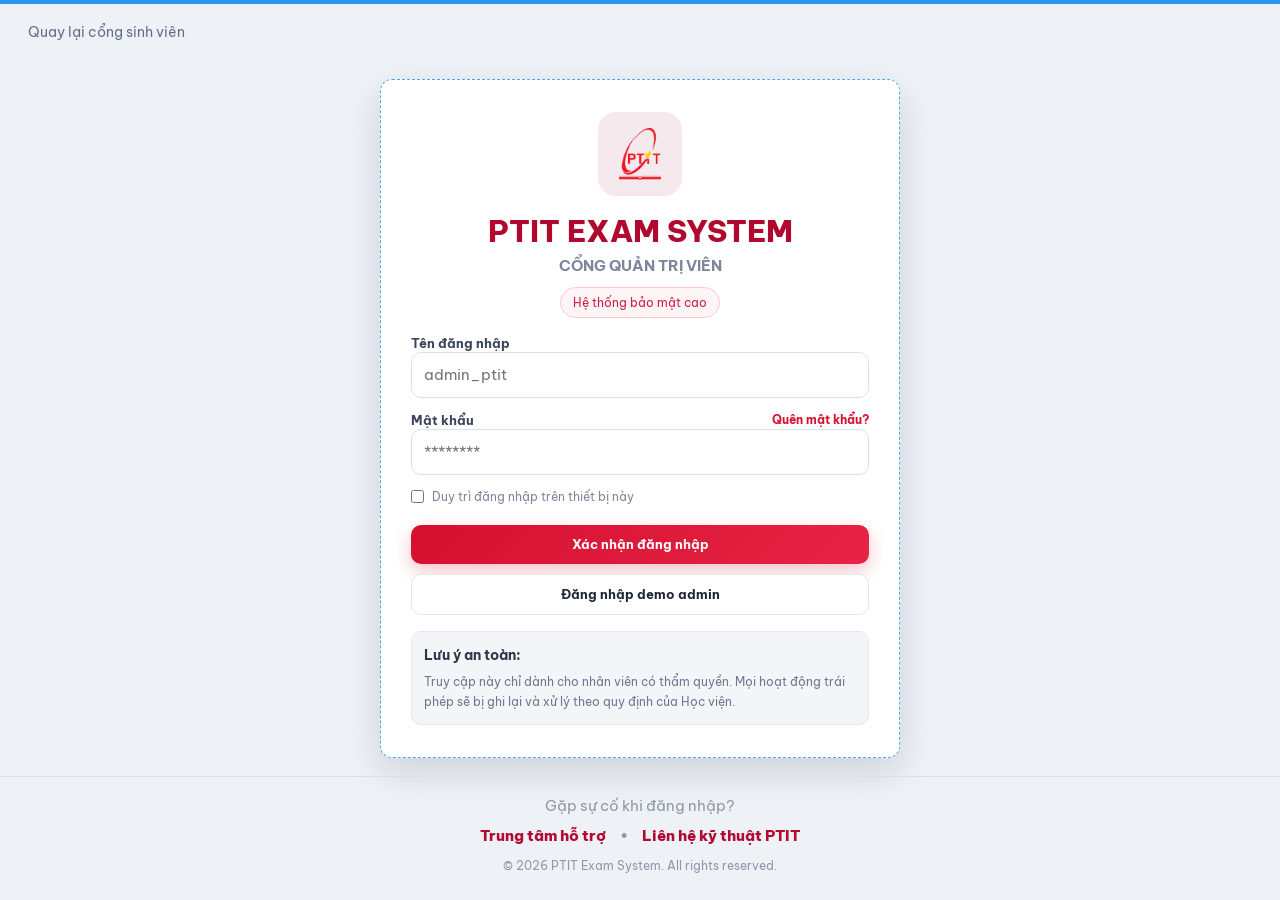
<file: admin/student-results.html>
<!DOCTYPE html>
<!-- Trang student-results.html -->

<html lang="vi">
<head>
  <meta charset="UTF-8" />
  <meta name="viewport" content="width=device-width, initial-scale=1.0" />
  <title>PTIT Admin - Student Results</title>
  <link rel="preconnect" href="https://fonts.googleapis.com" />
  <link rel="preconnect" href="https://fonts.gstatic.com" crossorigin />
  <link href="https://fonts.googleapis.com/css2?family=Be+Vietnam+Pro:wght@300;400;500;600;700;800&family=Oswald:wght@500;700&display=swap" rel="stylesheet" />
  <link rel="stylesheet" href="../assets/css/base.css" />
  <link rel="stylesheet" href="../assets/css/components.css" />
  <link rel="stylesheet" href="../assets/css/admin/admin-base.css" />
</head>
<body>
  <div class="admin-shell">
    <aside class="admin-sidebar">
      <div class="admin-brand">
        <img src="../assets/images/ptit.png" alt="PTIT" />
        <div><strong>PTIT ADMIN</strong><small>Exam Management</small></div>
      </div>
      <nav class="admin-nav">
        <a href="dashboard.html">Dashboard</a>
        <a href="exams.html">Quản lý kỳ thi</a>
        <a href="exam-edit.html">Tạo / sửa kỳ thi</a>
        <a href="users.html">Quản lý sinh viên</a>
        <a href="statistics.html">Thống kê</a>
        <a class="active" href="student-results.html">KQ theo sinh viên</a>
      </nav>
    </aside>

    <main class="admin-main">
      <header class="admin-topbar">
        <h1>Kết quả theo sinh viên</h1>
        <button class="btn btn-outline btn-sm" id="btn-admin-logout" type="button">Đăng xuất</button>
      </header>

      <div class="admin-body">
        <section class="card">
          <div class="card-body" style="display:flex; gap:8px; flex-wrap:wrap;">
            <input class="form-control" id="student-search" style="min-width: 260px; flex:1;" placeholder="Tìm theo tên hoặc MSSV..." />
            <button class="btn btn-navy" id="btn-search" type="button">Tìm kiếm</button>
          </div>
        </section>

        <section id="student-results-area"></section>
      </div>
    </main>
  </div>

  <script type="module" src="../assets/js/admin/student-results-page.js"></script>
</body>
</html>
</file>
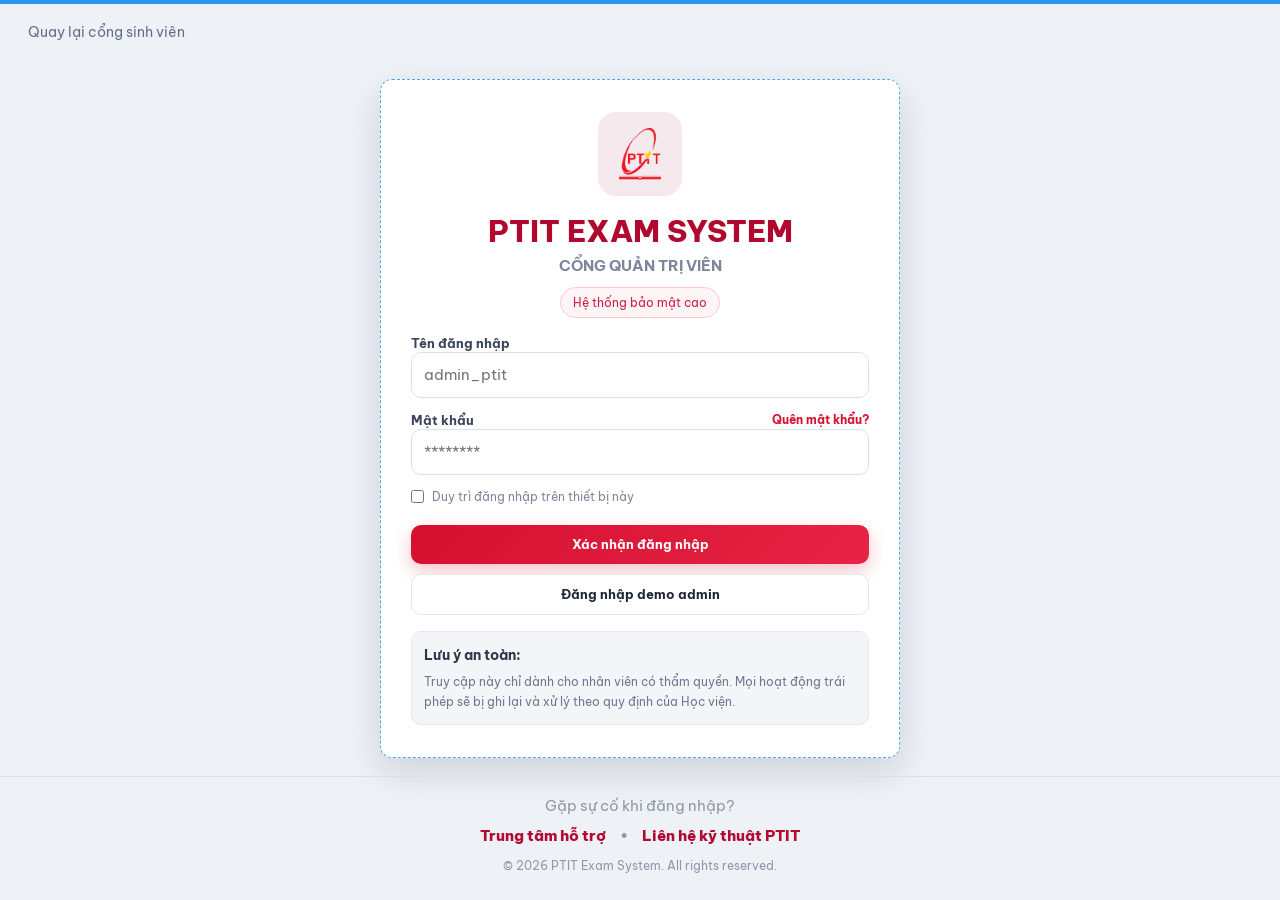
<file: admin/users.html>
<!DOCTYPE html>
<!-- Trang users.html -->

<html lang="vi">
<head>
  <meta charset="UTF-8" />
  <meta name="viewport" content="width=device-width, initial-scale=1.0" />
  <title>PTIT Admin - Users</title>
  <link rel="preconnect" href="https://fonts.googleapis.com" />
  <link rel="preconnect" href="https://fonts.gstatic.com" crossorigin />
  <link href="https://fonts.googleapis.com/css2?family=Be+Vietnam+Pro:wght@300;400;500;600;700;800&family=Oswald:wght@500;700&display=swap" rel="stylesheet" />
  <link rel="stylesheet" href="../assets/css/base.css" />
  <link rel="stylesheet" href="../assets/css/components.css" />
  <link rel="stylesheet" href="../assets/css/admin/admin-base.css" />
</head>
<body>
  <div class="admin-shell">
    <aside class="admin-sidebar">
      <div class="admin-brand">
        <img src="../assets/images/ptit.png" alt="PTIT" />
        <div><strong>PTIT ADMIN</strong><small>Exam Management</small></div>
      </div>
      <nav class="admin-nav">
        <a href="dashboard.html">Dashboard</a>
        <a href="exams.html">Quản lý kỳ thi</a>
        <a href="exam-edit.html">Tạo / sửa kỳ thi</a>
        <a class="active" href="users.html">Quản lý sinh viên</a>
        <a href="statistics.html">Thống kê</a>
        <a href="student-results.html">KQ theo sinh viên</a>
      </nav>
    </aside>

    <main class="admin-main">
      <header class="admin-topbar">
        <h1>Quản lý sinh viên</h1>
        <div style="display:flex; gap:8px;">
          <button class="btn btn-primary btn-sm" id="btn-add-user" type="button">+ Thêm sinh viên</button>
          <button class="btn btn-outline btn-sm" id="btn-admin-logout" type="button">Đăng xuất</button>
        </div>
      </header>

      <div class="admin-body">
        <section class="card">
          <div class="card-head">
            <h3>Danh sách sinh viên</h3>
            <input class="form-control" id="user-search" style="width: 240px;" placeholder="Tìm theo tên hoặc MSSV..." />
          </div>
          <div class="card-body" style="padding:0;">
            <div class="table-wrap">
              <table>
                <thead>
                  <tr>
                    <th>Họ và tên</th>
                    <th>MSSV</th>
                    <th>Email</th>
                    <th>Lớp</th>
                    <th>Lượt thi</th>
                    <th>Điểm TB</th>
                    <th>Thao tác</th>
                  </tr>
                </thead>
                <tbody id="users-tbody"></tbody>
              </table>
            </div>
          </div>
        </section>
      </div>
    </main>
  </div>

  <script type="module" src="../assets/js/admin/users-page.js"></script>
</body>
</html>
</file>
<file: assets/css/base.css>
/* Styles cho base.css */

:root {
  --ptit-red: #d50f2f;
  --ptit-red-dark: #ad0b26;
  --ptit-red-soft: #fde8ec;
  --ptit-gold: #f5c119;
  --ptit-gold-dark: #cc9f10;
  --ptit-ink: #1d2238;
  --ptit-navy: #202f5a;
  --bg-page: #eef1f6;
  --bg-panel: #ffffff;
  --text-main: #1f263b;
  --text-muted: #6f7891;
  --border: #e3e6ef;
  --success: #16a34a;
  --warning: #d97706;
  --danger: #dc2626;
  --radius-sm: 10px;
  --radius-md: 14px;
  --radius-lg: 20px;
  --shadow-sm: 0 2px 10px rgba(32, 47, 90, 0.08);
  --shadow-md: 0 8px 28px rgba(32, 47, 90, 0.14);
}

*,
*::before,
*::after {
  box-sizing: border-box;
}

html,
body {
  margin: 0;
  padding: 0;
}

html {
  font-size: 15px;
  scroll-behavior: smooth;
}

body {
  font-family: 'Be Vietnam Pro', 'Segoe UI', sans-serif;
  color: var(--text-main);
  background: var(--bg-page);
  min-height: 100vh;
  line-height: 1.45;
}

a {
  color: inherit;
}

img {
  max-width: 100%;
  display: block;
}

h1,
h2,
h3,
h4,
p {
  margin: 0;
}

input,
select,
textarea,
button {
  font: inherit;
}

.container {
  width: min(1200px, 94vw);
  margin: 0 auto;
}

.page-title {
  font-size: 1.8rem;
  color: var(--ptit-navy);
  font-weight: 800;
}

.page-subtitle {
  margin-top: 6px;
  color: var(--text-muted);
  font-size: 0.92rem;
}

.topbar {
  height: 68px;
  background: linear-gradient(90deg, #182750 0%, #d50f2f 85%);
  color: #fff;
  display: flex;
  align-items: center;
  justify-content: space-between;
  padding: 0 20px;
  box-shadow: var(--shadow-md);
  position: sticky;
  top: 0;
  z-index: 40;
}

.logo-row {
  display: flex;
  align-items: center;
  gap: 10px;
}

.logo-row img {
  height: 38px;
  width: auto;
  object-fit: contain;
}

.logo-row strong {
  font-family: 'Oswald', sans-serif;
  letter-spacing: 0.04em;
  font-size: 1.12rem;
}

.main-area {
  padding: 30px 0 50px;
}

.form-label {
  display: block;
  font-size: 0.82rem;
  font-weight: 700;
  color: var(--ptit-navy);
  margin-bottom: 6px;
}

.form-control {
  width: 100%;
  border: 1.5px solid var(--border);
  border-radius: var(--radius-sm);
  padding: 10px 12px;
  background: #fff;
  color: var(--text-main);
  outline: none;
  transition: border-color 0.2s ease, box-shadow 0.2s ease;
}

.form-control:focus {
  border-color: var(--ptit-red);
  box-shadow: 0 0 0 3px rgba(213, 15, 47, 0.14);
}

.form-error {
  font-size: 0.76rem;
  color: var(--danger);
  margin-top: 5px;
  display: none;
}

.field.error .form-control {
  border-color: var(--danger);
}

.field.error .form-error {
  display: block;
}

@media (max-width: 900px) {
  .page-title {
    font-size: 1.45rem;
  }

  .topbar {
    padding: 0 14px;
  }
}
</file>
<file: assets/css/components.css>
/* Styles cho components.css */

.btn {
  border: 0;
  cursor: pointer;
  border-radius: 10px;
  font-weight: 700;
  font-size: 0.88rem;
  padding: 10px 16px;
  display: inline-flex;
  align-items: center;
  justify-content: center;
  gap: 7px;
  transition: transform 0.18s ease, box-shadow 0.2s ease, background-color 0.2s ease;
  text-decoration: none;
}

.btn:hover {
  transform: translateY(-1px);
}

.btn:disabled {
  opacity: 0.55;
  cursor: not-allowed;
  transform: none;
}

.btn-primary {
  color: #fff;
  background: linear-gradient(135deg, var(--ptit-red) 0%, #e72445 100%);
  box-shadow: 0 7px 18px rgba(213, 15, 47, 0.25);
}

.btn-primary:hover {
  background: linear-gradient(135deg, var(--ptit-red-dark) 0%, var(--ptit-red) 100%);
}

.btn-outline {
  border: 1.4px solid var(--border);
  background: #fff;
  color: var(--text-main);
}

.btn-outline:hover {
  border-color: var(--ptit-red);
  color: var(--ptit-red);
}

.btn-navy {
  background: var(--ptit-navy);
  color: #fff;
}

.btn-gold {
  background: linear-gradient(135deg, var(--ptit-gold) 0%, #ffd84b 100%);
  color: #3a2c00;
}

.btn-danger {
  background: var(--danger);
  color: #fff;
}

.btn-ghost {
  background: transparent;
  color: var(--text-muted);
}

.btn-sm {
  font-size: 0.78rem;
  padding: 7px 12px;
}

.btn-full {
  width: 100%;
}

.card {
  border: 1.5px solid var(--border);
  border-radius: var(--radius-md);
  background: var(--bg-panel);
  box-shadow: var(--shadow-sm);
}

.card-head {
  padding: 16px 18px;
  border-bottom: 1.5px solid var(--border);
  display: flex;
  align-items: center;
  justify-content: space-between;
  gap: 10px;
  flex-wrap: wrap;
}

.card-head h3 {
  font-size: 1rem;
  color: var(--ptit-navy);
  font-weight: 800;
}

.card-body {
  padding: 18px;
}

.badge {
  display: inline-flex;
  align-items: center;
  border-radius: 999px;
  font-size: 0.72rem;
  font-weight: 700;
  padding: 4px 10px;
}

.badge-success { background: #e7f9ed; color: #137535; }
.badge-warning { background: #fff4da; color: #a85f04; }
.badge-error { background: #fdecec; color: #b31919; }
.badge-info { background: #e8eefc; color: #2147a8; }
.badge-neutral { background: #eff2f8; color: #5f6780; }

.table-wrap {
  overflow-x: auto;
}

table {
  width: 100%;
  border-collapse: collapse;
}

table th,
table td {
  text-align: left;
  padding: 12px 14px;
  border-bottom: 1px solid var(--border);
}

table th {
  font-size: 0.72rem;
  text-transform: uppercase;
  letter-spacing: 0.05em;
  color: var(--text-muted);
}

table td {
  font-size: 0.85rem;
}

table tr:hover td {
  background: #fafbff;
}

.toast-root {
  position: fixed;
  right: 18px;
  bottom: 20px;
  background: #1f2d52;
  color: #fff;
  border-radius: 10px;
  font-size: 0.85rem;
  padding: 12px 16px;
  opacity: 0;
  transform: translateY(70px);
  transition: all 0.24s ease;
  z-index: 9999;
  max-width: 340px;
}

.toast-root.show {
  opacity: 1;
  transform: translateY(0);
}

.toast-root.success { background: var(--success); }
.toast-root.error { background: var(--danger); }

.modal-overlay {
  position: fixed;
  inset: 0;
  background: rgba(15, 18, 30, 0.55);
  display: none;
  align-items: center;
  justify-content: center;
  padding: 20px;
  z-index: 9998;
}

.modal-overlay.open {
  display: flex;
}

.modal-card {
  width: min(620px, 95vw);
  border-radius: 16px;
  border: 1px solid var(--border);
  background: #fff;
  box-shadow: 0 20px 45px rgba(20, 26, 42, 0.28);
}

.modal-head,
.modal-foot {
  padding: 14px 18px;
  border-bottom: 1px solid var(--border);
}

.modal-head {
  display: flex;
  align-items: center;
  justify-content: space-between;
}

.modal-head h3 {
  font-size: 1rem;
  font-weight: 800;
  color: var(--ptit-navy);
}

.modal-body {
  padding: 16px 18px;
  max-height: 62vh;
  overflow: auto;
}

.modal-foot {
  border-bottom: 0;
  border-top: 1px solid var(--border);
  display: flex;
  justify-content: flex-end;
  gap: 8px;
}
</file>
<file: assets/css/auth.css>
/* Styles cho auth.css */

.auth-page {
  background: #eef1f6;
  min-height: 100vh;
  border-top: 4px solid #2f96ef;
}

.auth-shell {
  min-height: calc(100vh - 4px);
  display: flex;
  align-items: center;
  justify-content: center;
  padding: 20px;
}

.auth-wrap {
  width: min(1180px, 95vw);
  min-height: 720px;
  border: 1.5px dashed #4ca7f6;
  border-radius: 14px;
  overflow: hidden;
  background: #fff;
}

.student-auth-wrap {
  display: grid;
  grid-template-columns: minmax(320px, 420px) 1fr;
}

.auth-brand {
  background: linear-gradient(160deg, #ad0028 0%, #ba002c 54%, #9f0026 100%);
  color: #fff;
  padding: 42px 30px;
  display: flex;
  flex-direction: column;
  gap: 18px;
}

.auth-brand-head {
  display: flex;
  align-items: center;
  gap: 10px;
}

.brand-logo {
  width: 44px;
  height: 44px;
  object-fit: contain;
}

.auth-brand-head strong {
  font-size: 1.36rem;
  font-weight: 800;
  letter-spacing: 0.01em;
}

.auth-brand h1 {
  margin-top: 24px;
  font-size: 2.2rem;
  line-height: 1.18;
  font-weight: 800;
}

.auth-brand p {
  font-size: 0.98rem;
  line-height: 1.6;
  color: rgba(255, 255, 255, 0.86);
}

.auth-brand-list {
  list-style: none;
  padding: 0;
  margin: 0;
  display: grid;
  gap: 10px;
}

.auth-brand-list li {
  border: 1px solid rgba(255, 255, 255, 0.24);
  border-radius: 10px;
  padding: 12px 14px;
  font-size: 0.88rem;
}

.auth-brand-copy {
  margin-top: auto;
  font-size: 0.75rem;
  color: rgba(255, 255, 255, 0.74);
}

.auth-form {
  padding: 46px 52px;
  background: #f9fafc;
}

.auth-card {
  width: min(520px, 100%);
  background: transparent;
  border: 0;
  box-shadow: none;
  padding: 0;
}

.auth-card h2 {
  color: #222a3b;
  font-size: 2rem;
  font-weight: 800;
}

.auth-card .subtitle {
  margin-top: 8px;
  margin-bottom: 16px;
  color: #7d869b;
  font-size: 0.94rem;
}

.auth-switch {
  display: grid;
  grid-template-columns: 1fr 1fr;
  border-radius: 10px;
  background: #eaedf4;
  padding: 4px;
  gap: 4px;
  margin-bottom: 18px;
}

.auth-switch a {
  text-decoration: none;
  color: #6d768a;
  font-weight: 700;
  font-size: 0.88rem;
  text-align: center;
  border-radius: 8px;
  padding: 9px 8px;
}

.auth-switch a.active {
  background: #fff;
  color: var(--ptit-red);
  box-shadow: 0 2px 10px rgba(15, 23, 42, 0.08);
}

.form-grid {
  display: grid;
  gap: 13px;
}

.field-head {
  display: flex;
  align-items: center;
  justify-content: space-between;
}

.form-label {
  margin: 0;
  color: #3a445a;
  font-size: 0.84rem;
}

.field-link {
  color: var(--ptit-red);
  font-size: 0.78rem;
  font-weight: 700;
  text-decoration: none;
}

.form-control {
  border-radius: 10px;
  border: 1.5px solid #dbe1ec;
  padding: 11px 12px;
  background: #fff;
}

.remember-row {
  display: inline-flex;
  align-items: center;
  gap: 8px;
  color: #7f879a;
  font-size: 0.83rem;
}

.remember-row input {
  margin: 0;
}

.auth-rows {
  margin-top: 6px;
  display: grid;
  gap: 10px;
}

.auth-divider {
  display: flex;
  align-items: center;
  gap: 14px;
  margin: 22px 0 14px;
  color: #9da5b8;
  font-size: 0.72rem;
  font-weight: 700;
  letter-spacing: 0.08em;
}

.auth-divider::before,
.auth-divider::after {
  content: "";
  height: 1px;
  background: #d9deea;
  flex: 1;
}

.admin-portal-btn {
  font-weight: 700;
}

.auth-help {
  margin-top: 26px;
  text-align: center;
  color: #8b93a6;
  font-size: 0.82rem;
}

.auth-help a {
  color: var(--ptit-red);
  text-decoration: none;
  font-weight: 800;
}

.admin-auth-page {
  border-top: 4px solid #2f96ef;
}

.admin-shell {
  min-height: calc(100vh - 4px);
  display: grid;
  grid-template-rows: auto 1fr auto;
}

.admin-back-link {
  color: #62708b;
  text-decoration: none;
  font-size: 0.95rem;
  padding: 18px 28px;
}

.admin-auth-main {
  display: flex;
  align-items: center;
  justify-content: center;
  padding: 16px;
}

.admin-auth-card {
  width: min(520px, 95vw);
  background: #fff;
  border: 1.5px dashed #4ca7f6;
  border-radius: 12px;
  box-shadow: 0 14px 36px rgba(17, 31, 64, 0.14);
  padding: 32px 30px;
}

.admin-brand-icon {
  width: 84px;
  height: 84px;
  border-radius: 18px;
  background: #f6e9ee;
  display: flex;
  align-items: center;
  justify-content: center;
  margin: 0 auto 14px;
}

.admin-brand-icon .brand-logo {
  width: 52px;
  height: 52px;
}

.admin-auth-card h1 {
  text-align: center;
  color: #b1082f;
  font-size: 2rem;
  font-weight: 800;
}

.admin-subtitle {
  margin-top: 2px;
  text-align: center;
  color: #7c8599;
  font-weight: 700;
}

.admin-security {
  margin: 10px auto 16px;
  width: fit-content;
  border: 1px solid #f3ccd4;
  border-radius: 999px;
  background: #fff4f6;
  color: #cf2144;
  padding: 6px 12px;
  font-size: 0.79rem;
}

.admin-alert {
  margin-top: 16px;
  border-radius: 10px;
  background: #f3f5f9;
  border: 1px solid #e2e7f0;
  padding: 12px;
}

.admin-alert strong {
  color: #2e3648;
  font-size: 0.9rem;
}

.admin-alert p {
  margin-top: 6px;
  color: #70798f;
  font-size: 0.83rem;
  line-height: 1.6;
}

.admin-auth-footer {
  border-top: 1px solid #d9e0ec;
  text-align: center;
  padding: 18px 14px 24px;
  color: #8f98aa;
}

.admin-auth-footer p {
  margin-bottom: 8px;
}

.admin-auth-footer div {
  display: flex;
  align-items: center;
  justify-content: center;
  gap: 14px;
  margin-bottom: 8px;
}

.admin-auth-footer a {
  color: #b20a31;
  text-decoration: none;
  font-weight: 800;
}

.admin-auth-footer small {
  font-size: 0.78rem;
}

@media (max-width: 980px) {
  .auth-shell {
    padding: 12px;
  }

  .student-auth-wrap {
    grid-template-columns: 1fr;
  }

  .auth-brand {
    min-height: auto;
    padding: 28px 22px;
  }

  .auth-brand h1 {
    margin-top: 14px;
    font-size: 1.7rem;
  }

  .auth-form {
    padding: 24px 20px;
  }

  .auth-card {
    width: 100%;
  }
}
</file>
<file: assets/css/exam.css>
/* Styles cho exam.css */

.exam-layout {
  display: grid;
  grid-template-columns: 1fr 290px;
  gap: 18px;
  align-items: start;
}

.exam-panel {
  border: 1.5px solid var(--border);
  border-radius: var(--radius-md);
  background: #fff;
  padding: 20px;
}

.exam-header {
  padding-bottom: 14px;
  border-bottom: 1.5px solid var(--border);
  margin-bottom: 18px;
}

.exam-title {
  color: var(--ptit-navy);
  font-size: 1.24rem;
  font-weight: 800;
}

.exam-subtitle {
  font-size: 0.85rem;
  color: var(--text-muted);
  margin-top: 4px;
}

.timer-chip {
  background: linear-gradient(120deg, var(--ptit-red), #e52145);
  color: #fff;
  border-radius: 10px;
  padding: 9px 12px;
  font-weight: 800;
  min-width: 90px;
  text-align: center;
}

.timer-chip.warn {
  background: linear-gradient(120deg, #b91c1c, #dc2626);
}

.question-label {
  color: var(--ptit-red);
  font-size: 0.76rem;
  letter-spacing: 0.08em;
  text-transform: uppercase;
  font-weight: 800;
}

.question-text {
  margin-top: 8px;
  color: var(--ptit-navy);
  line-height: 1.6;
  font-weight: 600;
}

.options-list {
  margin-top: 14px;
  display: grid;
  gap: 9px;
}

.option-item {
  border: 1.5px solid var(--border);
  border-radius: 10px;
  padding: 11px 13px;
  display: flex;
  gap: 10px;
  cursor: pointer;
  transition: border-color 0.18s ease, background-color 0.18s ease;
}

.option-item:hover,
.option-item.selected {
  border-color: var(--ptit-red);
  background: var(--ptit-red-soft);
}

.option-dot {
  width: 22px;
  height: 22px;
  border: 2px solid var(--border);
  border-radius: 50%;
  font-size: 0.76rem;
  display: inline-flex;
  align-items: center;
  justify-content: center;
  font-weight: 700;
  flex-shrink: 0;
}

.option-item.selected .option-dot {
  border-color: var(--ptit-red);
  background: var(--ptit-red);
  color: #fff;
}

.exam-sidebar {
  display: grid;
  gap: 14px;
  position: sticky;
  top: 82px;
}

.q-nav-grid {
  display: grid;
  grid-template-columns: repeat(5, 1fr);
  gap: 7px;
}

.q-nav-btn {
  border: 1.5px solid var(--border);
  background: #fff;
  border-radius: 8px;
  width: 100%;
  aspect-ratio: 1;
  cursor: pointer;
  font-size: 0.78rem;
  font-weight: 700;
  color: var(--text-muted);
}

.q-nav-btn.answered {
  border-color: var(--ptit-red);
  background: var(--ptit-red);
  color: #fff;
}

.q-nav-btn.current {
  border-color: var(--ptit-navy);
}

.progress {
  width: 100%;
  height: 7px;
  border-radius: 999px;
  background: #e8ebf3;
  overflow: hidden;
}

.progress-bar {
  height: 100%;
  width: 0;
  background: linear-gradient(90deg, var(--ptit-red), var(--ptit-gold));
}

@media (max-width: 960px) {
  .exam-layout {
    grid-template-columns: 1fr;
  }

  .exam-sidebar {
    position: static;
  }
}
</file>
<file: assets/css/home.css>
/* Styles cho home.css */

.topbar-portal {
  height: 68px;
  background: #fff;
  color: #1f2a44;
  border-bottom: 2px solid #2f96ef;
  box-shadow: 0 1px 0 rgba(21, 36, 65, 0.06);
}

.topbar-portal .logo-row strong {
  font-family: "Be Vietnam Pro", sans-serif;
  color: #c20d33;
  letter-spacing: 0;
  font-size: 1.02rem;
}

.topbar-right {
  display: flex;
  align-items: center;
  gap: 10px;
}

.icon-btn {
  width: 36px;
  height: 36px;
  border-radius: 50%;
  border: 1px solid #d5dcec;
  background: #fff;
  color: #6a738a;
  font-weight: 700;
  cursor: pointer;
}

.user-chip-portal {
  display: flex;
  align-items: center;
  gap: 10px;
  background: transparent;
  padding: 0;
}

.user-meta {
  display: grid;
  gap: 2px;
  text-align: right;
}

.user-meta strong {
  color: #222c45;
  font-size: 0.84rem;
}

.user-meta span {
  color: #8d97ab;
  font-size: 0.73rem;
}

.user-avatar {
  width: 34px;
  height: 34px;
  border-radius: 50%;
  background: #f8d3dc;
  color: #a0082a;
  display: inline-flex;
  align-items: center;
  justify-content: center;
  font-weight: 800;
  font-size: 0.8rem;
}

.home-main {
  padding-top: 18px;
  padding-bottom: 24px;
}

.hero-banner {
  border-radius: 16px;
  background: radial-gradient(circle at 78% 36%, rgba(255, 255, 255, 0.22), transparent 34%), linear-gradient(120deg, #770016 0%, #a30023 36%, #bf0930 100%);
  color: #fff;
  padding: 24px;
  display: grid;
  grid-template-columns: 1fr auto;
  gap: 18px;
  align-items: center;
}

.hero-kicker {
  width: fit-content;
  border-radius: 999px;
  border: 1px solid rgba(255, 255, 255, 0.26);
  padding: 4px 10px;
  font-size: 0.72rem;
  font-weight: 700;
}

.hero-title {
  margin-top: 10px;
  font-size: 2rem;
  line-height: 1.22;
  font-weight: 800;
}

.hero-desc {
  margin-top: 10px;
  color: rgba(255, 255, 255, 0.86);
  max-width: 640px;
  line-height: 1.6;
}

.hero-meta {
  margin-top: 12px;
  display: flex;
  gap: 18px;
  flex-wrap: wrap;
  font-size: 0.8rem;
}

.hero-right {
  width: 138px;
  height: 138px;
  border-radius: 16px;
  border: 1px solid rgba(255, 255, 255, 0.24);
  background: rgba(255, 255, 255, 0.08);
  display: flex;
  align-items: center;
  justify-content: center;
  text-align: center;
  font-weight: 700;
  font-size: 0.9rem;
  padding: 12px;
}

.hero-action {
  margin-top: 18px;
}

.summary-grid {
  margin-top: 14px;
  display: grid;
  grid-template-columns: repeat(3, minmax(0, 1fr));
  gap: 12px;
}

.summary-box {
  border: 1px solid #e0e5f0;
  border-radius: 12px;
  background: #fff;
  padding: 14px 16px;
  display: grid;
  gap: 6px;
}

.summary-box span {
  color: #80899f;
  font-size: 0.76rem;
}

.summary-box strong {
  color: #1f2942;
  font-size: 1.5rem;
}

.exam-toolbar {
  margin-top: 16px;
  display: grid;
  grid-template-columns: auto 1fr;
  gap: 12px;
  align-items: center;
}

.type-tabs {
  display: flex;
  align-items: center;
  gap: 6px;
  flex-wrap: wrap;
}

.tab-btn {
  border: 1px solid #dbe2ef;
  border-radius: 999px;
  background: #fff;
  color: #606a80;
  font-size: 0.78rem;
  font-weight: 700;
  padding: 7px 12px;
  cursor: pointer;
}

.tab-btn.active {
  background: #b50b31;
  border-color: #b50b31;
  color: #fff;
}

.toolbar-right {
  display: grid;
  grid-template-columns: 1fr 170px 170px;
  gap: 10px;
}

.exam-toolbar .search-wrap {
  min-width: 160px;
}

.section-head {
  margin-top: 14px;
  margin-bottom: 10px;
}

.page-title {
  font-size: 1.25rem;
  color: #2a334b;
}

.exams-grid {
  display: grid;
  grid-template-columns: repeat(auto-fill, minmax(240px, 1fr));
  gap: 12px;
}

.exam-card {
  border: 1px solid #dde3ef;
  border-radius: 12px;
  background: #fff;
  padding: 12px;
  display: grid;
  gap: 8px;
}

.exam-card-top {
  display: flex;
  align-items: center;
  justify-content: space-between;
  gap: 8px;
}

.exam-type {
  border-radius: 999px;
  background: #ecf2ff;
  color: #2554ab;
  font-size: 0.64rem;
  padding: 3px 8px;
  font-weight: 700;
  text-transform: uppercase;
}

.exam-status {
  font-size: 0.64rem;
  font-weight: 700;
  text-transform: uppercase;
}

.exam-status.free,
.exam-status.active {
  color: #18893f;
}

.exam-status.closed {
  color: #c53030;
}

.exam-status.scheduled {
  color: #c47a10;
}

.exam-card h3 {
  color: #1f2942;
  font-size: 0.95rem;
  font-weight: 800;
  line-height: 1.4;
  min-height: 42px;
}

.exam-desc {
  color: #7d869a;
  font-size: 0.77rem;
  line-height: 1.55;
  min-height: 36px;
}

.exam-meta {
  display: flex;
  gap: 12px;
  flex-wrap: wrap;
  color: #818ba0;
  font-size: 0.73rem;
}

.exam-card .btn {
  margin-top: 2px;
}

.pagination-row {
  display: flex;
  align-items: center;
  justify-content: center;
  gap: 6px;
  margin: 18px 0;
}

.page-btn {
  width: 30px;
  height: 30px;
  border-radius: 8px;
  border: 1px solid #d8dfec;
  background: #fff;
  color: #5f6880;
  font-weight: 700;
  cursor: pointer;
}

.page-btn.active {
  background: #b50b31;
  border-color: #b50b31;
  color: #fff;
}

.home-bottom-grid {
  display: grid;
  grid-template-columns: 2fr 1fr;
  gap: 14px;
}

.helper-card,
.mini-card {
  border: 1px solid #e0e5f0;
  border-radius: 12px;
  background: #fff;
}

.helper-card {
  padding: 16px 18px;
}

.helper-card h3 {
  color: #2a344d;
  font-size: 1.02rem;
}

.helper-card ul {
  margin: 10px 0 12px 18px;
  padding: 0;
  color: #667086;
  font-size: 0.84rem;
  line-height: 1.7;
}

.helper-card a {
  color: #bf0b33;
  text-decoration: none;
  font-size: 0.82rem;
  font-weight: 700;
}

.mini-cards {
  display: grid;
  gap: 10px;
}

.mini-card {
  padding: 14px;
}

.mini-card h4 {
  color: #29344d;
  font-size: 0.9rem;
  margin-bottom: 6px;
}

.mini-card p {
  color: #7a8498;
  font-size: 0.8rem;
  line-height: 1.6;
}

.site-footer {
  border-top: 2px solid #2f96ef;
  background: #f2f4f8;
  margin-top: 16px;
}

.footer-grid {
  padding: 22px 0 16px;
  display: grid;
  grid-template-columns: 1.6fr 1fr 1fr;
  gap: 30px;
}

.footer-grid h3 {
  color: #ba0b30;
  font-size: 1rem;
  margin-bottom: 8px;
}

.footer-grid h4 {
  color: #2a344d;
  font-size: 0.82rem;
  margin-bottom: 10px;
  letter-spacing: 0.04em;
}

.footer-grid p {
  color: #7e879b;
  font-size: 0.82rem;
  line-height: 1.6;
}

.footer-grid a {
  display: block;
  color: #738099;
  text-decoration: none;
  font-size: 0.82rem;
  margin-bottom: 7px;
}

.footer-copy {
  text-align: center;
  border-top: 1px solid #dde3ef;
  color: #98a2b6;
  font-size: 0.76rem;
  padding: 10px 0;
}

@media (max-width: 1050px) {
  .toolbar-right {
    grid-template-columns: 1fr;
  }

  .exam-toolbar {
    grid-template-columns: 1fr;
  }

  .home-bottom-grid {
    grid-template-columns: 1fr;
  }
}

@media (max-width: 860px) {
  .topbar-portal {
    height: auto;
    flex-direction: column;
    align-items: flex-start;
    gap: 10px;
    padding: 10px 14px;
  }

  .topbar-right {
    width: 100%;
    flex-wrap: wrap;
  }

  .summary-grid {
    grid-template-columns: 1fr;
  }

  .hero-banner {
    grid-template-columns: 1fr;
  }

  .hero-title {
    font-size: 1.45rem;
  }

  .hero-right {
    width: 110px;
    height: 110px;
  }

  .footer-grid {
    grid-template-columns: 1fr;
    gap: 14px;
  }
}
</file>
<file: assets/css/results.css>
/* Styles cho results.css */

.result-hero {
  border-radius: var(--radius-lg);
  padding: 30px;
  background: linear-gradient(135deg, #1b2b58 0%, #d50f2f 62%, #f5c119 120%);
  color: #fff;
  text-align: center;
  margin-bottom: 18px;
}

.score-circle {
  width: 130px;
  height: 130px;
  border-radius: 50%;
  border: 5px solid rgba(255, 255, 255, 0.45);
  margin: 0 auto 14px;
  display: flex;
  flex-direction: column;
  align-items: center;
  justify-content: center;
}

.score-circle strong {
  font-size: 2.2rem;
  line-height: 1;
}

.score-circle span {
  font-size: 0.76rem;
  opacity: 0.9;
}

.result-stats {
  display: grid;
  grid-template-columns: repeat(4, 1fr);
  gap: 12px;
  margin-bottom: 18px;
}

.result-stats .card-body {
  text-align: center;
}

.result-stats strong {
  display: block;
  font-size: 1.36rem;
  color: var(--ptit-navy);
}

.result-stats span {
  color: var(--text-muted);
  font-size: 0.76rem;
}

.review-item {
  border: 1.5px solid var(--border);
  border-radius: 10px;
  padding: 14px;
  margin-bottom: 10px;
}

.review-item.correct {
  border-color: #a6ddb5;
}

.review-item.wrong {
  border-color: #f0b0b0;
}

.review-title {
  font-size: 0.76rem;
  font-weight: 800;
  text-transform: uppercase;
  letter-spacing: 0.08em;
}

.review-item.correct .review-title {
  color: var(--success);
}

.review-item.wrong .review-title {
  color: var(--danger);
}

.answer-pill {
  display: inline-flex;
  border-radius: 999px;
  padding: 4px 9px;
  font-size: 0.76rem;
  font-weight: 700;
  margin-right: 6px;
  margin-top: 8px;
}

.answer-pill.student {
  background: #fff4da;
  color: #9b6500;
}

.answer-pill.correct {
  background: #e7f9ed;
  color: #1d6f3b;
}

@media (max-width: 960px) {
  .result-stats {
    grid-template-columns: repeat(2, 1fr);
  }
}
</file>
<file: assets/css/admin/admin-base.css>
/* Styles cho admin-base.css */

.admin-shell {
  display: grid;
  grid-template-columns: 264px 1fr;
  min-height: 100vh;
}

.admin-sidebar {
  background: linear-gradient(170deg, #1a2850 0%, #1e3570 54%, #d50f2f 130%);
  color: #fff;
  padding: 18px 12px;
  position: sticky;
  top: 0;
  height: 100vh;
  overflow: auto;
}

.admin-brand {
  display: flex;
  align-items: center;
  gap: 10px;
  padding: 8px;
  margin-bottom: 16px;
}

.admin-brand img {
  height: 42px;
  width: auto;
  object-fit: contain;
}

.admin-brand strong {
  display: block;
  font-size: 0.98rem;
}

.admin-brand small {
  color: rgba(255, 255, 255, 0.7);
}

.admin-nav {
  display: grid;
  gap: 4px;
}

.admin-nav a {
  text-decoration: none;
  color: rgba(255, 255, 255, 0.84);
  font-size: 0.84rem;
  font-weight: 600;
  border-radius: 9px;
  padding: 9px 11px;
}

.admin-nav a.active,
.admin-nav a:hover {
  color: #fff;
  background: rgba(255, 255, 255, 0.16);
}

.admin-main {
  display: flex;
  flex-direction: column;
}

.admin-topbar {
  height: 64px;
  background: #fff;
  border-bottom: 1.5px solid var(--border);
  display: flex;
  align-items: center;
  justify-content: space-between;
  padding: 0 20px;
  position: sticky;
  top: 0;
  z-index: 35;
}

.admin-topbar h1 {
  color: var(--ptit-navy);
  font-size: 1.08rem;
  font-weight: 800;
}

.admin-body {
  padding: 20px;
  display: grid;
  gap: 16px;
}

.kpi-grid {
  display: grid;
  grid-template-columns: repeat(4, 1fr);
  gap: 12px;
}

.kpi-box {
  border-radius: var(--radius-md);
  border: 1.5px solid var(--border);
  background: #fff;
  padding: 15px;
}

.kpi-box strong {
  display: block;
  font-size: 1.58rem;
  color: var(--ptit-navy);
}

.kpi-box span {
  color: var(--text-muted);
  font-size: 0.76rem;
}

.split-2 {
  display: grid;
  grid-template-columns: 1fr 1fr;
  gap: 14px;
}

@media (max-width: 980px) {
  .admin-shell {
    grid-template-columns: 1fr;
  }

  .admin-sidebar {
    height: auto;
    position: static;
  }

  .kpi-grid,
  .split-2 {
    grid-template-columns: 1fr;
  }
}
</file>
<file: assets/css/admin/exam-edit.css>
/* Styles cho exam-edit.css */

.form-grid-2 {
  display: grid;
  grid-template-columns: 1fr 1fr;
  gap: 12px;
}

.q-editor-item {
  border: 1.5px solid var(--border);
  border-radius: 11px;
  padding: 13px;
  margin-bottom: 10px;
  background: #fff;
}

.q-editor-head {
  display: flex;
  align-items: center;
  justify-content: space-between;
  margin-bottom: 10px;
}

.q-editor-head span {
  color: var(--ptit-red);
  font-size: 0.8rem;
  font-weight: 800;
}

.option-row {
  display: flex;
  align-items: center;
  gap: 8px;
  margin-bottom: 8px;
}

.option-row input[type='text'] {
  flex: 1;
}

@media (max-width: 900px) {
  .form-grid-2 {
    grid-template-columns: 1fr;
  }
}
</file>
